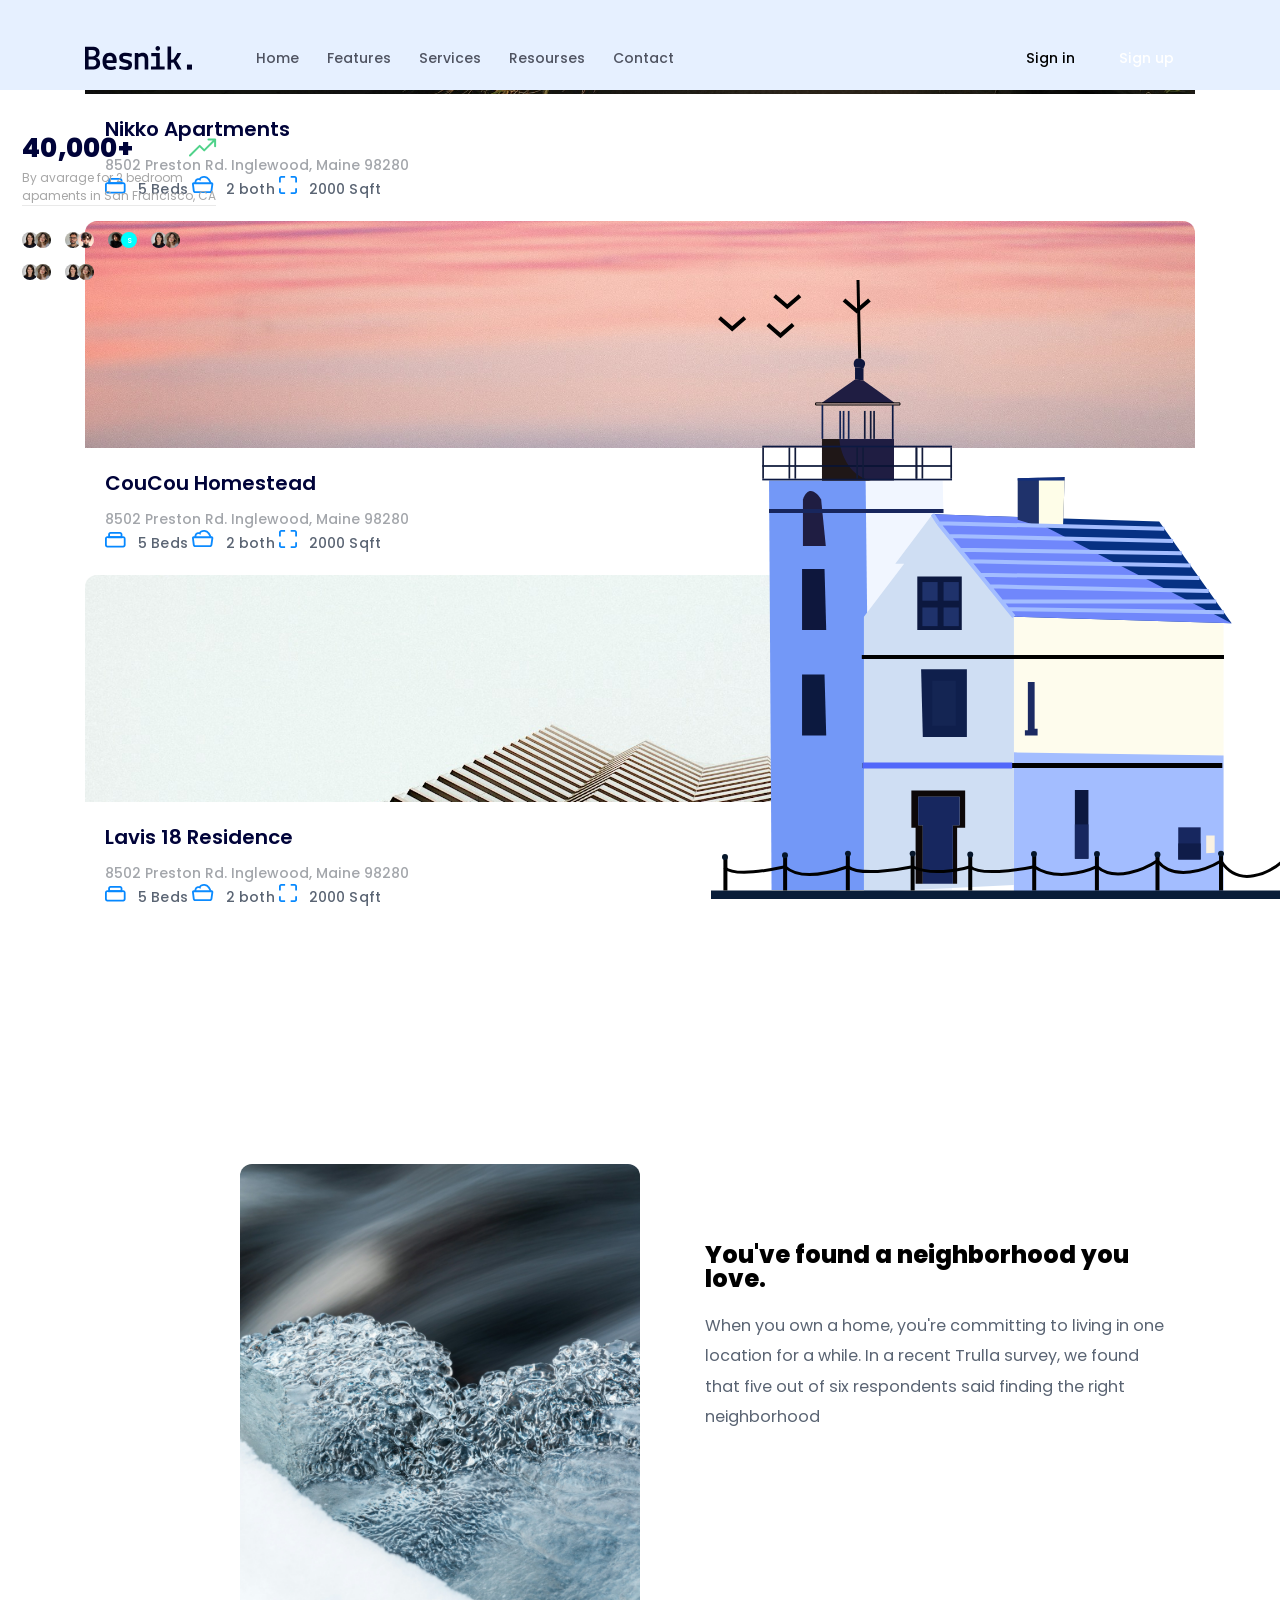
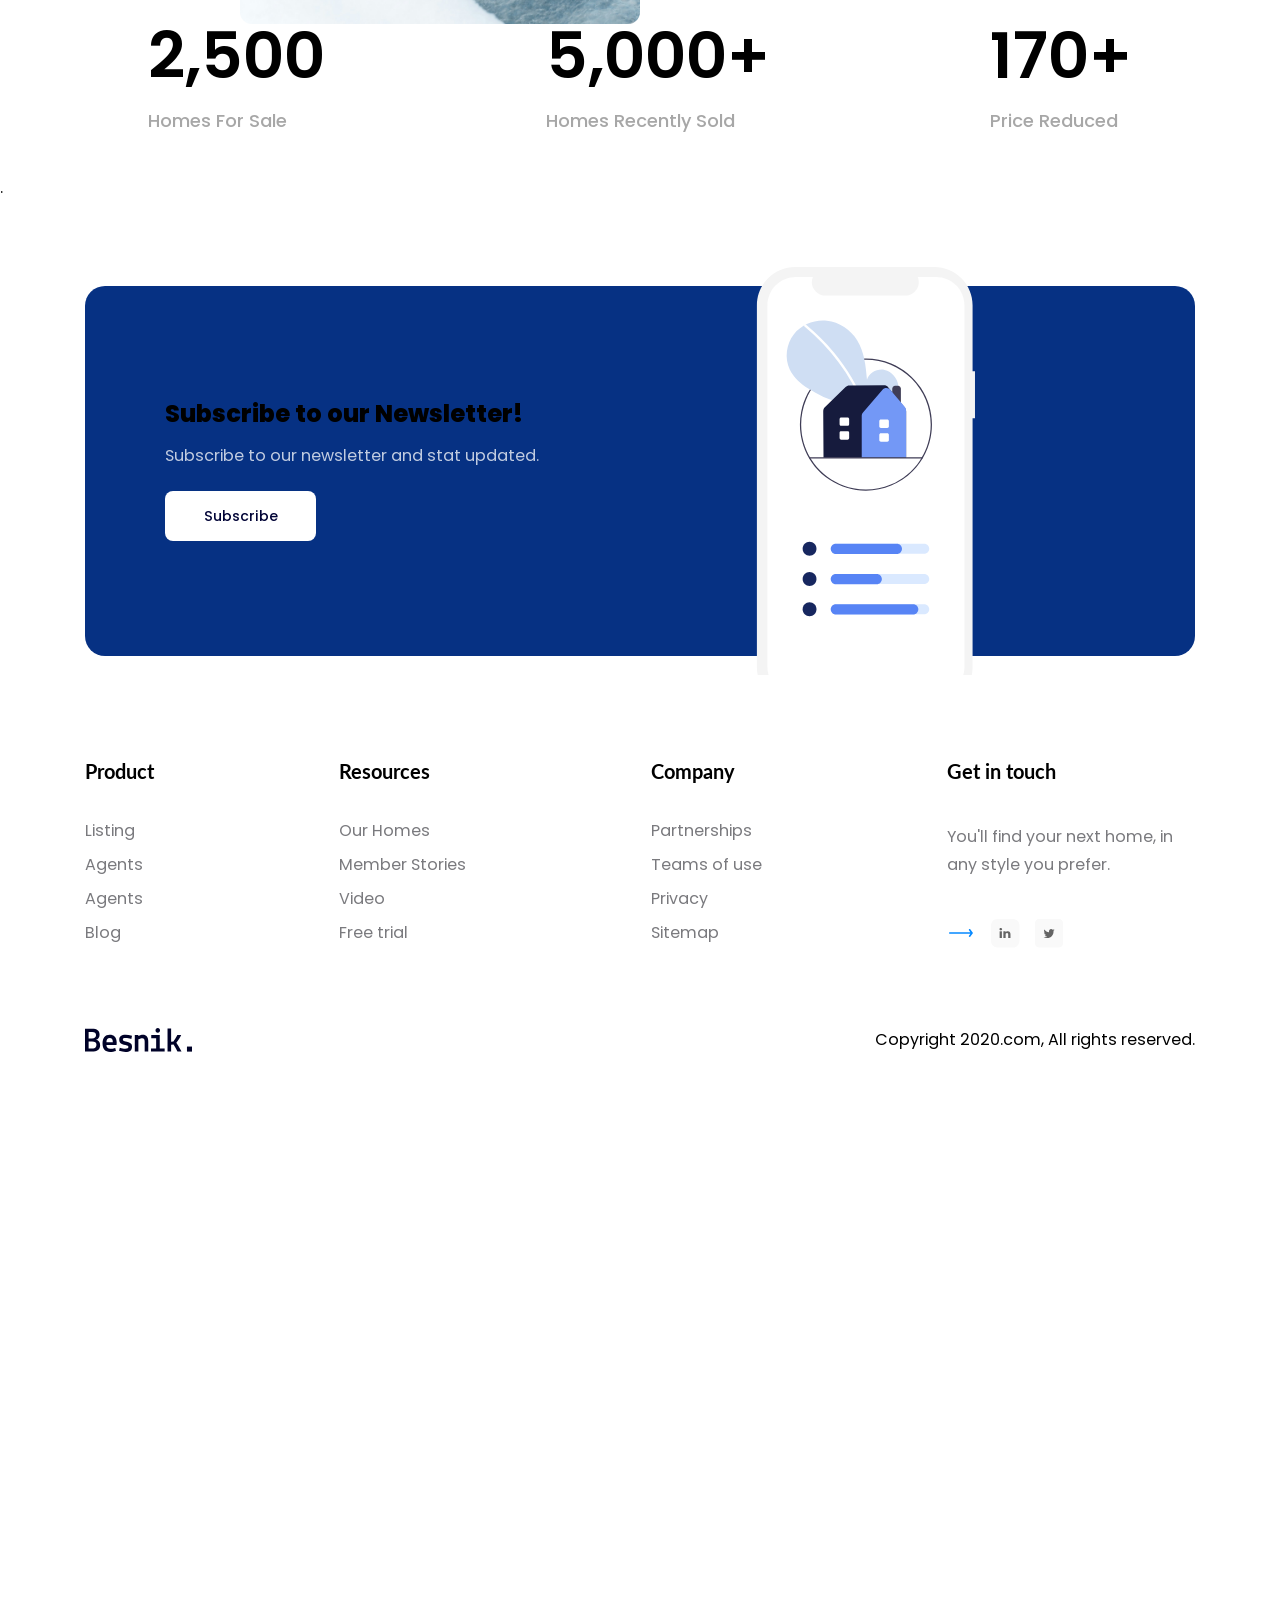
<file: index.html>
<!DOCTYPE html>
<html lang="en">
    <head>
        <meta charset="UTF-8">
        <meta name="viewport", content="width=device-width,initial-scale=1.0">
        <title>F8project-01></title>


        <link rel="preconnect" href="https://fonts.googleapis.com">
        <link rel="preconnect" href="https://fonts.gstatic.com" crossorigin>
        <link href="https://fonts.googleapis.com/css2?family=Lato&display=swap" rel="stylesheet">
        <link rel="stylesheet" href="/assets/css/style.css">
        
        <link rel="stylesheet" href="./assets/css/font/stylesheets.css">
        <link rel="stylesheet" href="/assets/css/reset.css">
    </head>


<body>

    <main style="height:10000px">
        
        <header class="fixed-header">
            <div class="content">
                <nav class="navbar">
                        <!-- Logo -->
                            <img src="./assets/css/img/Logo.svg" alt="Besnik.">
                        
                        <!-- Navigation -->
                         <ul>
                            <li><a href="#!">Home</a></li>
                            <li><a href="#!">Features</a></li>
                            <li><a href="#!">Services</a></li>
                            <li><a href="#!">Resourses</a></li>
                            <li><a href="#!">Contact</a></li>
                         </ul>

                        <!-- Action -->
                         <div class="action">
                               <a href="" class="action-link">Sign in</a>
                               
                               <a href="" class="btn action-btn">Sign up</a>
                         </div>
                    </nav>

</div>
        </header>

    <!--Hero -->
    
        <div class="hero-wrap">
                <div class="content">
                    
                    <div class="hero">
                        <div class="info">
                            <p class="sub-title">Welcome to Besnik Agency</p>
                            <h1 class="title">Discover a place you'll love to live.</h1>
                            <et class="desc">Get the best real estate deals first, 
                                            before they hit the mass marker! HOT FORECLOUSURE DEALS
                            </p>
                            <!-- Call to action -->
                            <a href="#!" class="btn hero-cta">More about us</a>
                        </div>
                        <img src="./assets/css/img/hero-img.svg.svg" alt="Discover a place you'll love to live" class="hero-img">
                    </div>
                </div>
        </header>
    <!-- Clients -->
     <div class="clients">
        <div class="content">
            <div class="row">
                <!-- Logo -->
                <img src="./assets/css/img/Logo.svg" alt="Besnik">
                
                <!-- Stars -->
                 
                <div class="stars">

                    <img src="./assets/css/img/Star.svg" alt="stars">
                    <img src="./assets/css/img/Star.svg" alt="stars">
                    <img src="./assets/css/img/Star.svg" alt="stars">
                    <img src="./assets/css/img/Star.svg" alt="stars">
                    <img src="./assets/css/img/Star.svg" alt="stars">
                </div>
            </div>
            <div class="row row-desc">
                <p class="desc">More than 45,000+ companies trust besnik</p>
                <p class="desc">5 Star Ratings (2k+ Review)</p>
            </div>
            <div class="images">
                


            </div>
            <a href="#!">

                <img src="./assets/css/img/client-1.svg" alt="client-1">
            </a> 
             <a href="#!">

                 <img src="./assets/css/img/client-2.svg" alt="client-2">
             </a>
             <a href="#!">

                 <img src="./assets/css/img/client-1.svg" alt="client-3">
             </a>
             <a href="#!">

                 <img src="./assets/css/img/client-1.svg" alt="client-4">
             </a>
             <a href="#!">

                 <img src="./assets/css/img/client-1.svg" alt="client-5">
             </a>
        </div>
     </div>

    <!-- Guides -->


     <div class="guides">
        <div class="content">
            <h2 class="subtitle">How its works</h2>
            <p class="desc">Everything you need to know when you're looking to buy,rent, or sell - all in one place.</p>
            <!-- List guides -->
             <ul class="list-guides">
                <li class="guides-item">
                    <img src="./assets/css/img/Buyer.svg" alt="Buyer" class="icon">
                    <h3 class="title">Buyer Guides</h3>
                    <a href="" class="link"><span>How to buy</span>
                    <img src="./assets/css/img/Vector.svg" alt="Arrow right" clas="Arow">
                    </a>
                     <li class="guides-item">
                    <img src="./assets/css/img/Rent.svg" alt="Renter" class="icon">
                    <h3 class="title">Renter Guides</h3>
                    <a href="" class="link"><span>How to buy</span>
                    <img src="./assets/css/img/Vector.svg" alt="Arrow right" class="Arrow">
                    </a>
                     <li class="guides-item">
                    <img src="./assets/css/img/Saler.svg" alt="Saler" class="icon">
                    <h3 class="title">Seller Guides</h3>
                    <a href="" class="link"><span>How to sell</span>
                    <img src="./assets/css/img/Vector.svg" alt="Arrow right" class="Arow">
                    </a>
                </li>
             </ul>
             <div class="guide-cta"><a href="#!" class="btn">Sell Full Guidelines</a></div>
        </div>
    </div>
    
    
    
    <!-- Features -->
     <div class="features">
        <div class="content">
            <header>
                <h2 class="sub-title"></h2>
                <div class="row">
                    <p class="desc">Everything you need to know when you're looking</p>
                    <a href="" class="link">
                        <span>View All Properties</span>
                        <img src="./assets/css/img/Vector.svg" alt="Arrow right" class="arrow">
                    </a>
                </div>
            </header>
    
            <div class="list">
                <!-- Features Item 1 -->
                <div class="item">
                    <a href="#!" class="line-clamp"><img src="./assets/css/img/featured-1 (2).jpg" alt="Nikko Apartments" class="thumb"></a>
                    <div class="body">
                        <h3 class="title"><a href="#!">Nikko Apartments</a></h3>
                        <p class="desc line-clamp">8502 Preston Rd. Inglewood, Maine 98280 </p>
                        <info><img src="./assets/css/img/beds.svg" alt="" class="icon">
                            <span class="label">5 Beds</span>
                        </info>

                         <info><img src="./assets/css/img/both.svg" alt="" class="icon">
                            <span class="label">2 both</span>
                        </info>

                         <info><img src="./assets/css/img/sqft.svg" alt="" class="icon">
                            <span class="label">2000 Sqft</span>
                        </info>
                    </div>
                </div>
                 <!-- Features Item 2 -->
                <div class="item">
                    <a href="#!"><img src="./assets/css/img/featured-2.jpg" alt="CouCou Homestead" class="thumb"></a>
                    <div class="body">
                        <h3 class="title"><a href="#!">CouCou Homestead</a></h3>
                        <p class="desc">8502 Preston Rd. Inglewood, Maine 98280 </p>
                        <info><img src="./assets/css/img/beds.svg" alt="" class="icon">
                            <span class="label">5 Beds</span>
                        </info>

                         <info><img src="./assets/css/img/both.svg" alt="" class="icon">
                            <span class="label">2 both</span>
                        </info>

                         <info><img src="./assets/css/img/sqft.svg" alt="" class="icon">
                            <span class="label">2000 Sqft</span>
                        </info>
                    </div>
                </div>
                <!-- Features Item 3 -->
                 <div class="item">
                    <a href="#!"><img src="./assets/css/img/featured-3.jpg" alt="Lavis 18 Residence" class="thumb"></a>
                    <div class="body">
                        <h3 class="title"><a href="#!">Lavis 18 Residence</a></h3>
                        <p class="desc">8502 Preston Rd. Inglewood, Maine 98280 </p>
                        <info><img src="./assets/css/img/beds.svg" alt="" class="icon">
                            <span class="label">5 Beds</span>

                        </info>

                         <info><img src="./assets/css/img/both.svg" alt="" class="icon">
                            <span class="label">2 both</span>
                        </info>

                         <info><img src="./assets/css/img/sqft.svg" alt="" class="icon">
                            <span class="label">2000 Sqft</span>
                        </info>
                    </div>
                </div>
                
            </div>
        </div>
     </div>
     <!-- Stats -->
     <div class="stats">
        <div class="content">
            <div class="row">
                <div class="img-block">
                    <img class="image" src="./assets/css/img/stats.img.jpg" alt="You've found a neighborhood you love.">
                </div>
                <!-- Trend -->
                 <div class="stats-trend">
                    <div class="row">
                        <strong class="value">40,000+</strong>
                        <img src="./assets/css/img/Vector 120.svg" alt="icon" class="icon">
                    </div>
                    <p class="desc">By avarage for 2 bedroom apaments in San Francisco, CA</p>
                    <div class="separate"></div>
                    <div class="avatar-block">
                        <div class="avatar-group">
                            <img src="./assets/css/img/uifaces-popular-avatar (1).jpg" alt="avatar" class="avatar">
                            <img src="./assets/css/img/uifaces-popular-avatar (2).jpg" alt="avatar" class="avatar">
                        </div>
                        <div class="avatar-group">
                            <img src="./assets/css/img/uifaces-popular-avatar.jpg" alt="avatar" class="avatar">
                            <img src="./assets/css/img/uifaces-cartoon-avatar.jpg" alt="avatar" class="avatar">
                        </div>
                        <div class="avatar-group">
                            <img src="./assets/css/img/uifaces-human-avatar (1).jpg" alt="avatar" class="avatar">
                            
                            <div class="avatar avartar-1" style="--bg-color:aqua"><span>S</span></div>
                        </div>
                        <div class="avatar-group">
                            <img src="./assets/css/img/uifaces-popular-avatar (1).jpg" alt="avatar" class="avatar">
                            <img src="./assets/css/img/uifaces-popular-avatar (2).jpg" alt="avatar" class="avatar">
                        </div>
                        <div class="avatar-group">
                            <img src="./assets/css/img/uifaces-popular-avatar (1).jpg" alt="avatar" class="avatar">
                            <img src="./assets/css/img/uifaces-popular-avatar (2).jpg" alt="avatar" class="avatar">
                        </div>
                        <div class="avatar-group">
                            <img src="./assets/css/img/uifaces-popular-avatar (1).jpg" alt="avatar" class="avatar">
                            <img src="./assets/css/img/uifaces-popular-avatar (2).jpg" alt="avatar" class="avatar">
                        </div>
                    </div>
                 </div>
                <div class="info">
                    <h2 class="subtile">You've found a neighborhood you love.</h2>
                    <p class="desc">When you own a home, you're committing to living in one location for a while. In a recent Trulla survey, we found that five out of six respondents said finding the right neighborhood </p>
                </div>
            </div>
            
            

            <div class="row row-qty">
                <div class="qty-item">
                    <strong class="qty">2,500</strong>
                    <p class="qty-desc">Homes For Sale </p>
                </div>
                <div class="qty-item">
                    <strong class="qty">5,000+</strong>
                    <p class="qty-desc">Homes Recently Sold</p>
                </div>
                <div class="qty-item">
                    <strong class="qty">170+</strong>
                    <p class="qty-desc">Price Reduced</p>
                </div>
            </div>
        </div>
     </div>
.     <!-- Subscription -->
     <div class="subscription">
        <div class="content">
            <div class="body">
                <div class="info">
                    <h2 class="subtile line-clamp">Subscribe to our Newsletter!</h2>
                    <p class="desc line-clamp " style="--line-clamp:3">Subscribe to our newsletter and stat updated.</p>
                    <a href="" class="btn">Subscribe</a>
                </div>
                <img src="./assets/css/img/illustration (1).svg" alt="Subscribe to our Newsletter!" class="">
            </div>
        </div>
     </div>
     
     <footer class="footer">
        <div class="content">
            <div class="row row-top">
                <!-- Product column -->
                <div class="column">
                    <h3 class="heading">Product</h3>
                    <ul class="list">
                        <li class="item">
                            <a href="">Listing</a>
                        </li>
                        <li class="item">
                            <a href="">Agents</a>
                        </li>
                        <li class="item">
                            <a href="">Agents</a>
                        </li>
                        <li class="item">
                            <a href="">Blog</a>
                        </li>
                    </ul>
                </div>
                <div class="column">
                    <h3 class="heading">Resources</h3>
                    <ul class="list">
                        <li class="item">
                            <a href="">Our Homes</a>
                        </li>
                        <li class="item">
                            <a href="">Member Stories</a>
                        </li>
                        <li class="item">
                            <a href="">Video</a>
                        </li>
                        <li class="item">
                            <a href="">Free trial</a>
                        </li>
                    </ul>
                </div>
                <div class="column">
                    <h3 class="heading">Company</h3>
                    <ul class="list">
                        <li class="item">
                            <a href="">Partnerships</a>
                        </li>
                        <li class="item">
                            <a href="">Teams of use</a>
                        </li>
                        <li class="item">
                            <a href="">Privacy</a>
                        </li>
                        <li class="item">
                            <a href="">Sitemap</a>
                        </li>
                    </ul>
                </div>
                <div class="column">
                    <h3 class="heading">Get in touch</h3>
                    <p class="desc">You'll find your next home, in any style you prefer.</p>
                    <div class="social">
                        <a href="" class="social-link"><img src="./assets/css/img/Vector.svg" alt="facebook"></a>
                        <a href="" class="social-link"><img src="./assets/css/img/lindedin icon.svg" alt="lindedin"></a>
                        <a href="" class="social-link"><img src="./assets/css/img/twitter icon.svg" alt="twitter"></a>
                    </div>
                </div>
            </div>
            <div class="row row-bottom">
                <img src="./assets/css/img/Logo.svg" alt="Besnik." class="logo">
                <p class="copyright">Copyright 2020.com, All rights reserved.</p>
            </div>
        </div>
     </footer>
    </main>
</body>
</html>
</file>
<file: assets/css/style.css>
*{
    box-sizing:border-box;
    padding:0;
    margin:0;
}
:root{

    --primary-color:#0F1B4;
}
html, body{

    



    scroll-behavior:smooth;
}
html{
    font-size:62.5%;
}
body{
    font-size:1.6rem;

    font-family:"Poppins",sans-serif;
}



/* Common */

.line-clamp{
    display:-webkit-box;
    -webkit-line-clamp:var(--line-clamp, 2);
    -webkit-box-orient:vertical;
    overflow:hidden;
}

a{
    text-decoration:none;}

.content{
    width:1110px;
    
    max-width:calc(100-48%); 
    margin-left:auto;
    margin-right:auto;
}

.btn{
    display:inline-block;
    padding:18px 16px;
   min-width:98px;
    background:var(--primary-color);
    border-radius:8px;
    font-weight:500;
    font-size:1.4rem;
    text-align:center;
    color:#FFFFFF;
}
.btn:hover{
opacity:0.9;
}
/*Header */
.fixed-header{
    background:#E6F0FF;
    padding-top:26px;
    position:sticky;
    top:-26px;
    z-index:1;
}
.hero-wrap{
    background:#E6F0FF;
    height:calc(100vh - 90px);
    position:relative;
    display:flex;
    flex-direction:column;
    
    justify-content:center;

}
.navbar{
    display:flex;
    align-items:center;
    padding-top:38px;
    padding:12px 0px;
}

.navbar ul{
    display:flex;
    margin-left:50px;
}
.navbar ul li:hover{
    text-decoration:underline;
}
.navbar ul a{

    font-weight:500;
    font-size:1.4rem;
    color:#4F5361;
    padding:8px 14px;
}
.navbar .action-link{
    font-size:1.4rem;
    font-weight:500;
    color:var(--primary-color);
}

.navbar .action-btn{
    padding: 13px 16px;
    margin-left:18px;
}
.navbar .action{
    margin-left:auto;
}
.hero{
    padding-top:130px;

}
.hero .sub-title{
    font-weight:500;
    font-size:1.8rem;
    line-height:1.5;
    letter-spacing:0.01em;
    color:#687691;
}
.hero .info{
    width:51%;
}
.hero .title{
    margin-top:8px;
    font-weight:700;
    font-size:6.2rem;
    line-height:1.19;
    color:#000336;

}




.hero .desc{
    
    
    font-weight:400;
    margin-top:40;
    font-size:1.8rem;
    line-height:1.78;
    color:#5A6473;

}

.hero-cta{
    min-width:170px;
    margin-top:40px;
}
.hero-img{
    position:absolute;
    right:calc((100vw - 1110px) / 2 - 100px);
    bottom:0;
}
/* Clients */


.clients{
    
    margin-top:122px;
}
.clients .row{
    display:flex;
    justify-content:space-between;
}


.clients .desc{
    font-weight:500;
    font-size:1.6rem;
    line-height:1.25;
    color:#7D8589;
}

.clients .row-desc{

    
    margin-top:23px;
}
.clients .images{
    display:flex;
    
    margin-top:70px;

    justify-content:space-between;
    align-items:center;
}
.client .images{
   height:90px;
    display:flex;
    align-items:center;
    padding:0 42px;
   border-radius:12px;
}

.clients .images a:hover{
    box-shadow: 0px 10px 20px rgba(0,0,0,0.1);
}
/* Guides */

.guides{
    margin-top:200px;
}
.guiders .sub-title{
    position:relative;
    font-weight:600 ;
    font-size:3.5rem;
    line-height:100% ;
    text-align:center;
    color:#000339;
}
.guides .sub-title::before {
    position:absolute;
    content:"";
    display:inline-block;
    width:41px;
    height:4px;
    left:50%;
    transform:translateX(-50%);
    background:#000339;
    border-radius:12px;
}
.guides .desc{
    
    font-weight:400;
    font-size:1.6rem;
    max-width:  100%;
    line-height:1.88;
    text-align:center;
    width:459px;
    color:#5a6473;
    margin:20px auto 0;
}

.list-guides{
    margin-top:70px;
    justify-content:center;
    display:flex;

}
.guide-item{
    margin:0px 70px;

    text-align:center;
}

.guides-item .title{
    font-weight:500;
    font-size:2rem;
    margin-top:26px;
    line-height:1.1;
    color:#3b3c45;
}

.guides-item .link{
    font-weight:600;
    font-size:1.4rem;
    margin-top: 10px;
    display:inline-block;
    text-decoration:none;
    
    color:#0680ff;
}
.guides-item .Arow{

    margin-left:6px;

}
.guides-cta{
    display:flex;
    justify-content:center;
    margin-top:50px;

}
.guide-cta .btn{
    min-width:170px;
}




/* Features */
.features{
    margin-top:120px;

    padding:110px 0;
    background:white;
}
.features .sub-title{
    font-weight:600;
    font-size:3.5rem;
    line-height:100%;
    color:#000339;
}
.features .row{
    display:flex;
    justify-content:space-between;
}
.features .desc{
    font-weight:400;
    font-size:1.6rem;
    line-height:1.88;
    color:#5a6473;
}

.features .link{
    display:flex;
    align-items:center;
    font-weight:600;
    font-size:1.8rem;
    color:#0680ff;
}


.features .link .arrow{
    margin-left:8px;
}

.features .item{
    flex:1;
    background:white;
    border-radius:12px;
}

.features .link{
    margin-top:70;
    display:flex;
    gap:30px;
}
.features .item .thumb{
    width:100%;
    object-fit:cover;
    
    border-top-right-radius:12px;
    
    border-top-left-radius:12px;
    height:227px;
}



.features .item .body{
    padding:17px 20px 24px;
}

.features .item .title a{
    font-weight:600;
    font-size:2rem;
    line-height:1.5;
    color:#000339;

}
.features .item .desc{
    --line-clamp:3;
    word-break:break-all;
    font-weight:500;
    font-size:1.4rem;
    margin-top:11px;
    
    line-height:1.5;
    color:#A3A6AB;

}
.features .item .info{
    margin-top:21px;
    display:flex;
    
    align-items:center;
}

.features .item  .label
{
    margin-left:8px;
    font-weight:500;
    font-size:1.4rem;
    letter-spacing: 0.01em;
    color:#5A6473;
}
.features .item .icon{

    margin-left:23px;
}
.features .item .icon:first-child{


    margin-left:0;
}
/* Stats */
.stats{
    margin-top:75px;
    padding:50px 0px;
}
.stats .row{
    display:flex;
}
.stats .content{
    width:1048px;
}
.stats .img-block, .stats .info{
    width:50%;
}
.stats .img-block {
    
    position:relative;
}
.stats .info{
    padding:79px 0 0 65px;
}
.stats .image{
    width:400px;
    height:460px;
    object-fit:cover;
    border-radius:12px;
    margin-left:auto;
    display:block;
}
.stats .info .sub-title{
    
    width:269px;
    font-weight:600;
    font-size:3.5rem;
    line-height:1.29;
    color:#000339;
    position:relative;

}
.stats .subtitle::before{
    display:block;
    content:"";
    width:41px;
    position:absolute;
    background:#000339;
    border-radius:12px;
    height:4px;
    
    top:-10px;
    left:0px;

    border-radius:12px;
}
.stats .info .desc{
    margin-top:20px;
    
    font-weight:400;
    font-size:1.6rem;
    line-height:188%;
    color:#5A6473;
    
}
.stats-trend{
    position:absolute;
    top:0;
    left:0;
    width:239px;
    border-radius:0px 0px 12px 12px;
    



    padding:45px 22px 40px;
}
.stats-trend .value{
font-weight:700;
font-size:2.6rem;
letter-spacing:0.01em;


color:#000339;
}

.stats-trend .icon{
margin-left:auto
}


.stats-trend .desc {
    margin-top:8px;
    font-weight:400;
    font-size:1.2rem;
    line-height:1.5;
    color:#A7A7A7;
}
.stats-trend .separate{

    
    background:#E9E9E9;
    width:193.62px;
    height:1.2px;
}
.stats .avatar-block{
    margin-top:26px ;

    flex-wrap:wrap;
    gap:16px 14px;
    display:flex;

}
.stats .avatar-group{
    display:flex;
}
.stats .avatar{
    display:flex;
    
    align-items:center;
    justify-content:center;
    width:16px;
    height:16px;
    margin-left:-3px;
    object-fit:cover;
    border-radius:50%;
    background:#000336;
    letter-spacing: -0.02em;
    color:white;
    font-weight:450;
    font-size:0.7rem;
    background-color:var(--bg-color,#000336);
}
.stats .avatar:first-child{
    margin-left:0;
}
.stats .row-qty{
    margin-top:110;
    justify-content:space-between;
    padding:0 32px;
}
.stats .qty{
    font-size:6.4rem;
    font-weight:600;
    color:black;
}
.stats .qty-desc{
  margin-top:24px;
  font-weight:500;
  font-size:1.8rem;
  color:#A7A7A7;  
}

/* Subscription */

.subscription{
    margin-top:90px;
}
.subscription .body
{

    position:relative;
    height:370px;
    border-radius:20px;
    
    background:#063183;
    display:flex;
    align-items:center;
}
.subscription .info{
 padding:0 80px;
 width:671px;
 max-width:100%;
}
.subscription.sub-tile{
    font-weight:600;
    font-size:35px;
    line-height:1.5;
    color:white;

}
.subscription .desc {
    margin-top:15px;
    font-weight:400;
    font-size:1.6rem;
    line-height:1.88;
    color:white;
    opacity:0.75;
}

.subscription .btn{
    min-width:151px;
    
    background:white;
    color:#000336;
    margin-top:20px;
}
.subscription.image{
position:absolute;
bottom:0;
right:221px;

}
/* Footer */
.footer{
    margin-top:55px;
    padding:50px 0 58px;

}
.footer .row{
    display:flex;
}
.footer .row-top{
    gap:185px;
}
.footer .heading{
    font-family:'Lato', sans-serif;
    font-weight:700;
    font-size:2rem;
    color:black;
}
.footer .list, .footer .desc{
    margin-top:42px;
}
.footer .item{
    margin-top:18px;
}
.footer .item a, footer .desc {
    font-weight:400;

    font-size:1.6rem;
    color:#7A7A7E;
    white-space:nowrap;
}

.footer .desc{
line-height:1.75;
white-space:normal;
}
.footer .social{

    
    display:flex;
    margin-top:40px;
    
}
.footer .social-link{
    width:28px;
    height:28px;
    display:flex;
    align-items:center;
    justify-content:center;
  
    border-radius:3px;
}


.footer .social-link +.social-link {
    margin-left:16px;
}
.footer .social-link:hover{
background:#ebebeb;
}
.footer .row-bottom{
    display:flex;
    align-items:center;
    justify-content:space-between;
    
    margin-top:81px;
}


.footer .copy-right{
    font-weight:400;
    


    color:#C2C2C2;

    font-size:1.4rem;
}
</file>
<file: assets/css/font/stylesheets.css>
/* ===========Poppins=========== */
font-face {
    font-family: 'Poppins';
    src: url('poppins/Poppins-Black.woff2') format('woff2'),
        url('poppins/Poppins-Black.woff') format('woff');
    font-weight: 900;
    font-style: normal;
    font-display: swap;
}

@font-face {
    font-family: 'Poppins';
    src: url('poppins/Poppins-Bold.woff2') format('woff2'),
        url('poppins/Poppins-Bold.woff') format('woff');
    font-weight: bold;
    font-style: normal;
    font-display: swap;
}

@font-face {
    font-family: 'Poppins';
    src: url('poppins/Poppins-BlackItalic.woff2') format('woff2'),
        url('poppins/Poppins-BlackItalic.woff') format('woff');
    font-weight: 900;
    font-style: italic;
    font-display: swap;
}

@font-face {
    font-family: 'Poppins';
    src: url('poppins/Poppins-ExtraLight.woff2') format('woff2'),
        url('poppins/Poppins-ExtraLight.woff') format('woff');
    font-weight: 200;
    font-style: normal;
    font-display: swap;
}

@font-face {
    font-family: 'Poppins';
    src: url('poppins/Poppins-ExtraBold.woff2') format('woff2'),
        url('poppins/Poppins-ExtraBold.woff') format('woff');
    font-weight: bold;
    font-style: normal;
    font-display: swap;
}

@font-face {
    font-family: 'Poppins';
    src: url('poppins/Poppins-BoldItalic.woff2') format('woff2'),
        url('poppins/Poppins-BoldItalic.woff') format('woff');
    font-weight: bold;
    font-style: italic;
    font-display: swap;
}

@font-face {
    font-family: 'Poppins';
    src: url('poppins/Poppins-ExtraBoldItalic.woff2') format('woff2'),
        url('poppins/Poppins-ExtraBoldItalic.woff') format('woff');
    font-weight: bold;
    font-style: italic;
    font-display: swap;
}

@font-face {
    font-family: 'Poppins';
    src: url('poppins/Poppins-LightItalic.woff2') format('woff2'),
        url('poppins/Poppins-LightItalic.woff') format('woff');
    font-weight: 300;
    font-style: italic;
    font-display: swap;
}

@font-face {
    font-family: 'Poppins';
    src: url('poppins/Poppins-ExtraLightItalic.woff2') format('woff2'),
        url('poppins/Poppins-ExtraLightItalic.woff') format('woff');
    font-weight: 200;
    font-style: italic;
    font-display: swap;
}

@font-face {
    font-family: 'Poppins';
    src: url('poppins/Poppins-Italic.woff2') format('woff2'),
        url('poppins/Poppins-Italic.woff') format('woff');
    font-weight: normal;
    font-style: italic;
    font-display: swap;
}

@font-face {
    font-family: 'Poppins';
    src: url('poppins/Poppins-Medium.woff2') format('woff2'),
        url('poppins/Poppins-Medium.woff') format('woff');
    font-weight: 500;
    font-style: normal;
    font-display: swap;
}

@font-face {
    font-family: 'Poppins';
    src: url('poppins/Poppins-Light.woff2') format('woff2'),
        url('poppins/Poppins-Light.woff') format('woff');
    font-weight: 300;
    font-style: normal;
    font-display: swap;
}

@font-face {
    font-family: 'Poppins';
    src: url('poppins/Poppins-MediumItalic.woff2') format('woff2'),
        url('poppins/Poppins-MediumItalic.woff') format('woff');
    font-weight: 500;
    font-style: italic;
    font-display: swap;
}

@font-face {
    font-family: 'Poppins';
    src: url('poppins/Poppins-Regular.woff2') format('woff2'),
        url('poppins/Poppins-Regular.woff') format('woff');
    font-weight: normal;
    font-style: normal;
    font-display: swap;
}

@font-face {
    font-family: 'Poppins';
    src: url('poppins/Poppins-SemiBold.woff2') format('woff2'),
        url('poppins/Poppins-SemiBold.woff') format('woff');
    font-weight: 600;
    font-style: normal;
    font-display: swap;
}

@font-face {
    font-family: 'Poppins';
    src: url('poppins/Poppins-SemiBoldItalic.woff2') format('woff2'),
        url('poppins/Poppins-SemiBoldItalic.woff') format('woff');
    font-weight: 600;
    font-style: italic;
    font-display: swap;
}

@font-face {
    font-family: 'Poppins';
    src: url('poppins/Poppins-Thin.woff2') format('woff2'),
        url('poppins/Poppins-Thin.woff') format('woff');
    font-weight: 100;
    font-style: normal;
    font-display: swap;
}

@font-face {
    font-family: 'Poppins';
    src: url('poppins/Poppins-ThinItalic.woff2') format('woff2'),
        url('poppins/Poppins-ThinItalic.woff') format('woff');
    font-weight: 100;
    font-style: italic;
    font-display: swap;
}
</file>
